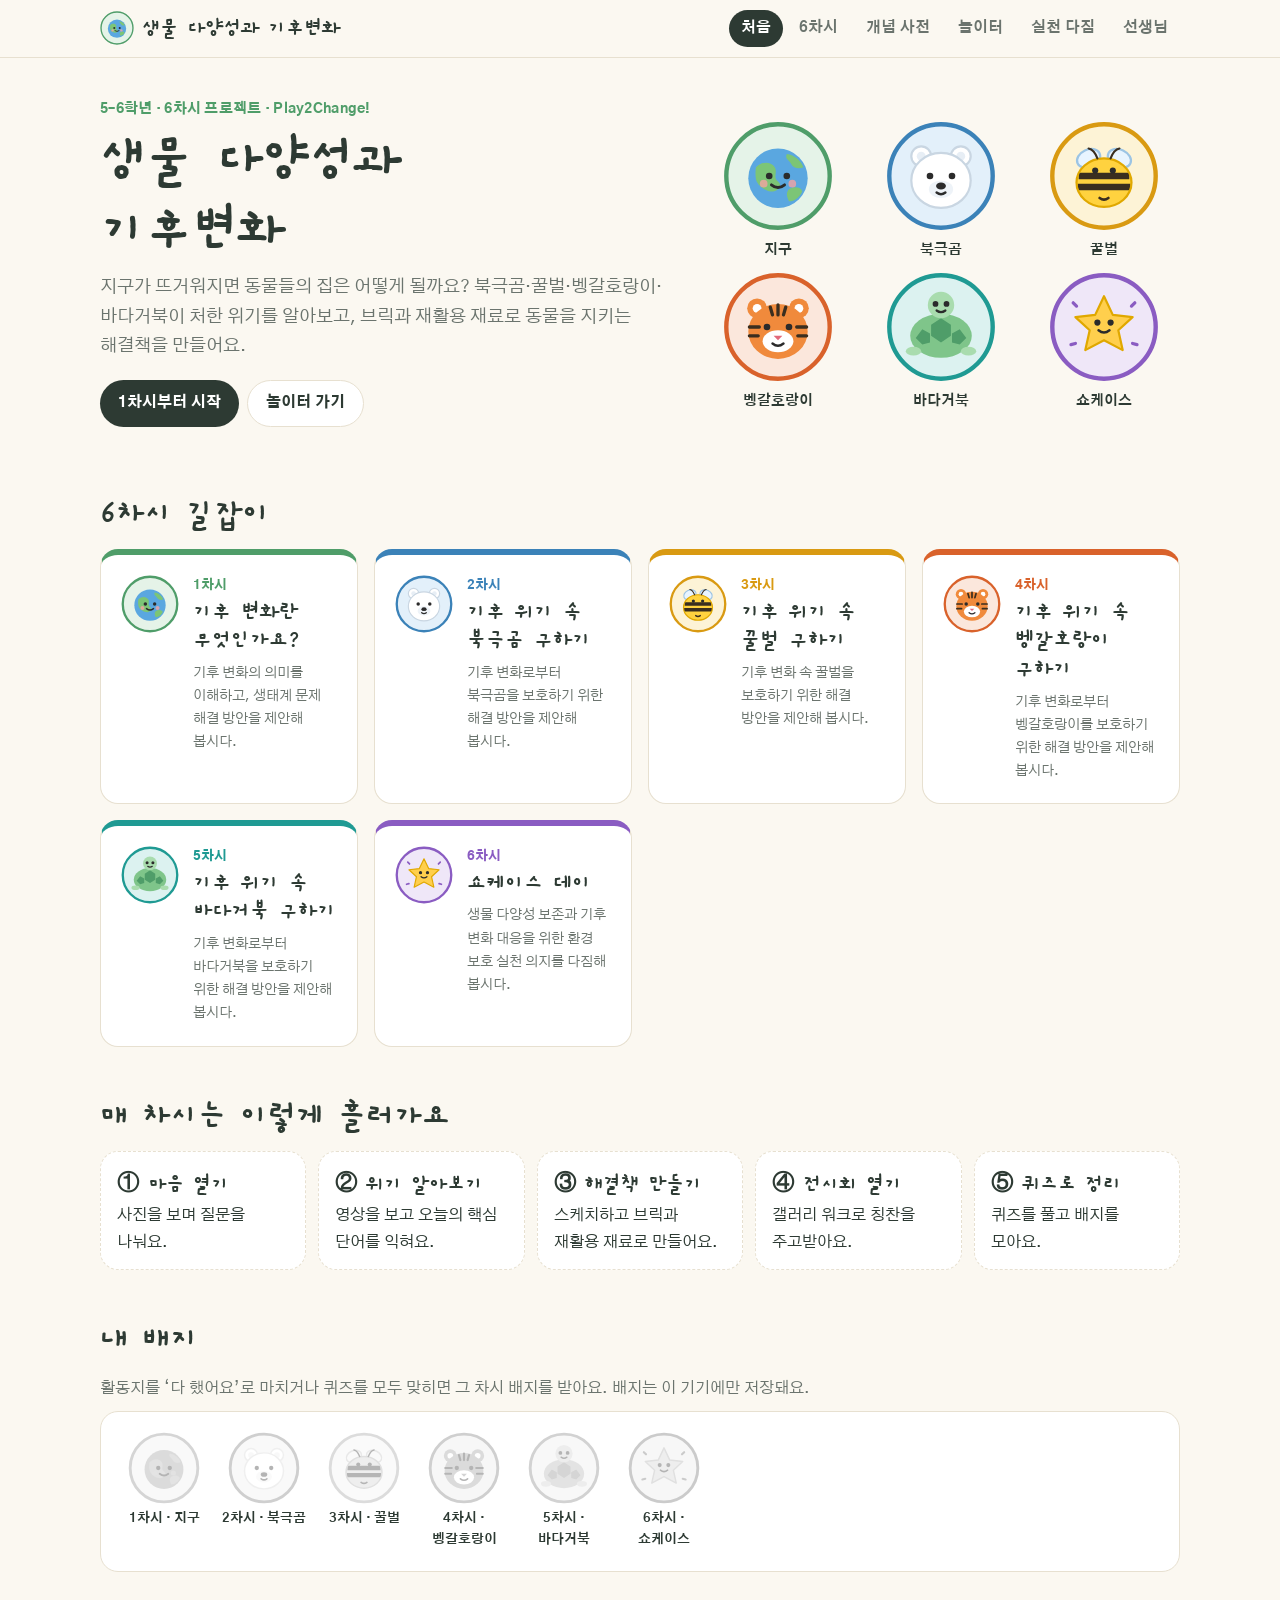
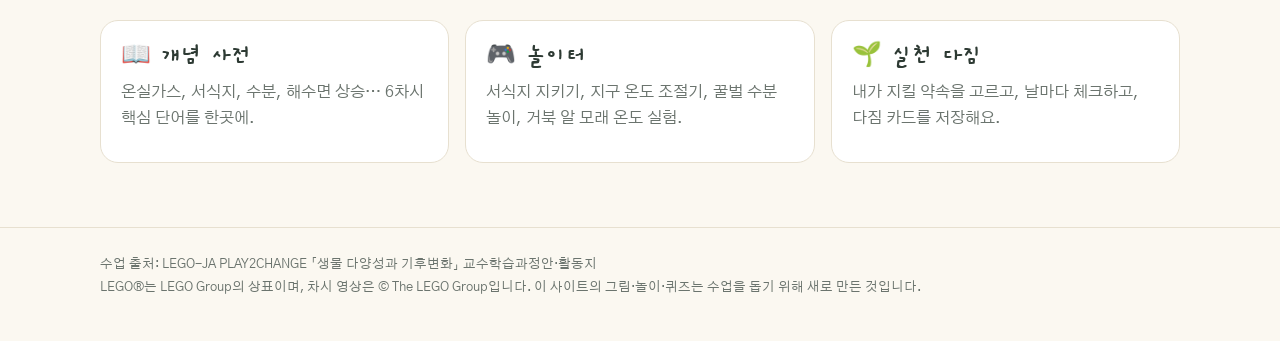
<file: index.html>
<!doctype html>
<html lang="ko">
<head>
<meta charset="utf-8">
<meta name="viewport" content="width=device-width, initial-scale=1">
<title>생물 다양성과 기후변화</title>
<link rel="icon" href="data:image/svg+xml,<svg xmlns='http://www.w3.org/2000/svg' viewBox='0 0 100 100'><circle cx='50' cy='50' r='46' fill='%235aa7e0'/><path d='M28 42c6-6 14-5 17 0s-2 9 3 13-1 10-7 9-12-6-13-11z' fill='%237cc576'/></svg>">
<link rel="preconnect" href="https://fonts.googleapis.com"><link rel="preconnect" href="https://fonts.gstatic.com" crossorigin>
<link rel="stylesheet" href="https://fonts.googleapis.com/css2?family=Gaegu:wght@400;700&family=Gothic+A1:wght@400;500;700;800&display=swap">
<link rel="stylesheet" href="assets/css/style.css">
</head>
<body>
<main class="wrap">
  <section class="hero">
    <div>
      <p class="kicker">5–6학년 · 6차시 프로젝트 · Play2Change!</p>
      <h1>생물 다양성과<br>기후변화</h1>
      <p class="lead">지구가 뜨거워지면 동물들의 집은 어떻게 될까요? 북극곰·꿀벌·벵갈호랑이·바다거북이 처한 위기를 알아보고, 브릭과 재활용 재료로 동물을 지키는 해결책을 만들어요.</p>
      <p style="margin-top:18px;display:flex;gap:8px;flex-wrap:wrap">
        <a class="btn" href="lesson.html?l=1">1차시부터 시작</a>
        <a class="btn line" href="play.html">놀이터 가기</a>
      </p>
    </div>
    <div class="hero-faces" id="faces"></div>
  </section>

  <section class="sec">
    <h2>6차시 길잡이</h2>
    <div class="grid g3" id="cards"></div>
  </section>

  <section class="sec">
    <h2>매 차시는 이렇게 흘러가요</h2>
    <div class="flow">
      <div><b>① 마음 열기</b>사진을 보며 질문을 나눠요.</div>
      <div><b>② 위기 알아보기</b>영상을 보고 오늘의 핵심 단어를 익혀요.</div>
      <div><b>③ 해결책 만들기</b>스케치하고 브릭과 재활용 재료로 만들어요.</div>
      <div><b>④ 전시회 열기</b>갤러리 워크로 칭찬을 주고받아요.</div>
      <div><b>⑤ 퀴즈로 정리</b>퀴즈를 풀고 배지를 모아요.</div>
    </div>
  </section>

  <section class="sec">
    <h2>내 배지</h2>
    <p class="mute">활동지를 ‘다 했어요’로 마치거나 퀴즈를 모두 맞히면 그 차시 배지를 받아요. 배지는 이 기기에만 저장돼요.</p>
    <div class="card"><div class="badges" id="badges"></div></div>
  </section>

  <section class="sec grid g3">
    <a class="card" style="text-decoration:none" href="words.html"><h3>📖 개념 사전</h3><p class="mute">온실가스, 서식지, 수분, 해수면 상승… 6차시 핵심 단어를 한곳에.</p></a>
    <a class="card" style="text-decoration:none" href="play.html"><h3>🎮 놀이터</h3><p class="mute">서식지 지키기, 지구 온도 조절기, 꿀벌 수분 놀이, 거북 알 모래 온도 실험.</p></a>
    <a class="card" style="text-decoration:none" href="pledge.html"><h3>🌱 실천 다짐</h3><p class="mute">내가 지킬 약속을 고르고, 날마다 체크하고, 다짐 카드를 저장해요.</p></a>
  </section>
</main>
<script src="data/lessons.js"></script>
<script src="assets/js/common.js"></script>
<script>
(function () {
  var D = BC.data, esc = BC.esc, got = BC.badges();
  BC.header("home");
  document.getElementById("faces").innerHTML = D.lessons.map(function (l) {
    return '<a href="lesson.html?l=' + l.no + '">' + BC.face(l, 110) + "<div>" + esc(l.animal) + "</div></a>";
  }).join("");
  document.getElementById("cards").innerHTML = D.lessons.map(function (l) {
    return '<a class="card lesson-card" style="--c:' + l.color + ";--soft:" + l.soft + '" href="lesson.html?l=' + l.no + '">' + BC.face(l, 58) +
      '<div><div class="no">' + l.no + "차시</div><h3>" + esc(l.title) + "</h3><p>" + esc(l.goal) + "</p></div></a>";
  }).join("");
  document.getElementById("badges").innerHTML = D.lessons.map(function (l) {
    return '<div class="b">' + BC.face(l, 72, !got[l.no]) + l.no + "차시 · " + esc(l.animal) + "</div>";
  }).join("");
})();
</script>
</body>
</html>
</file>
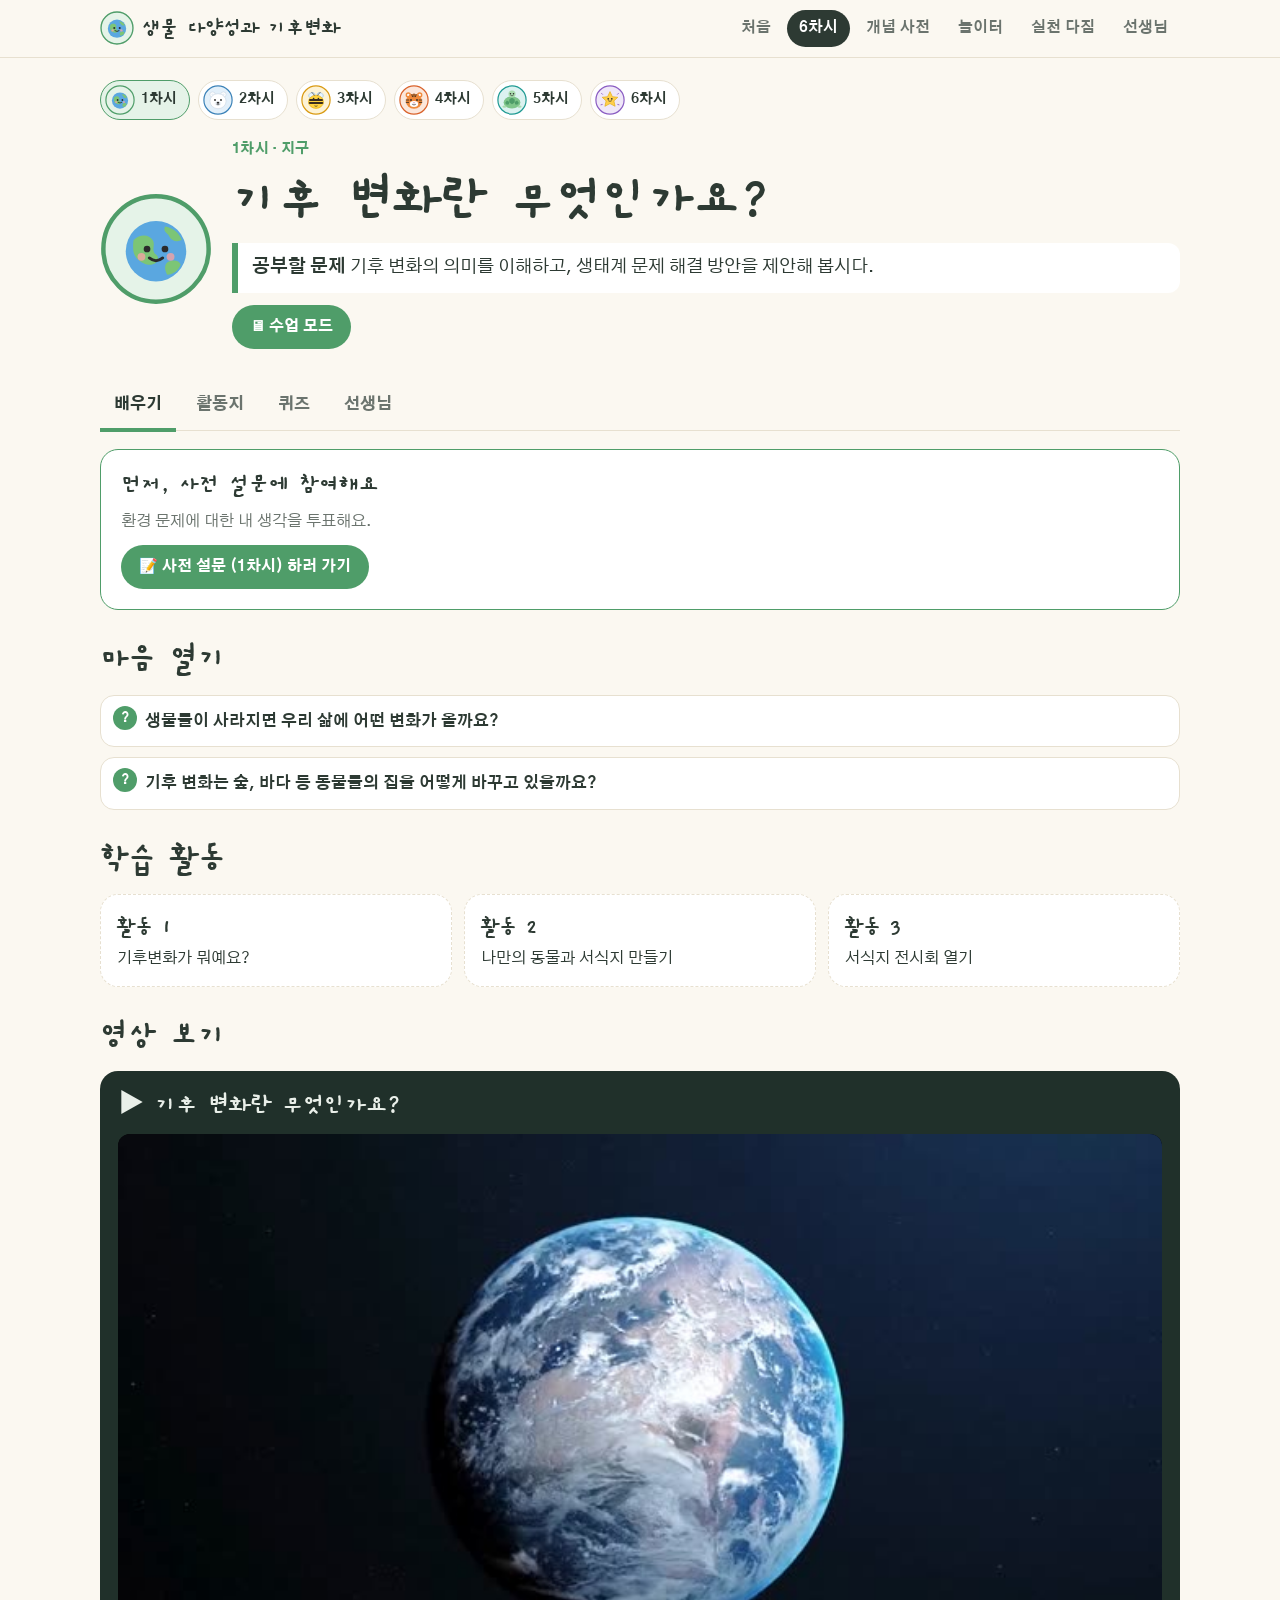
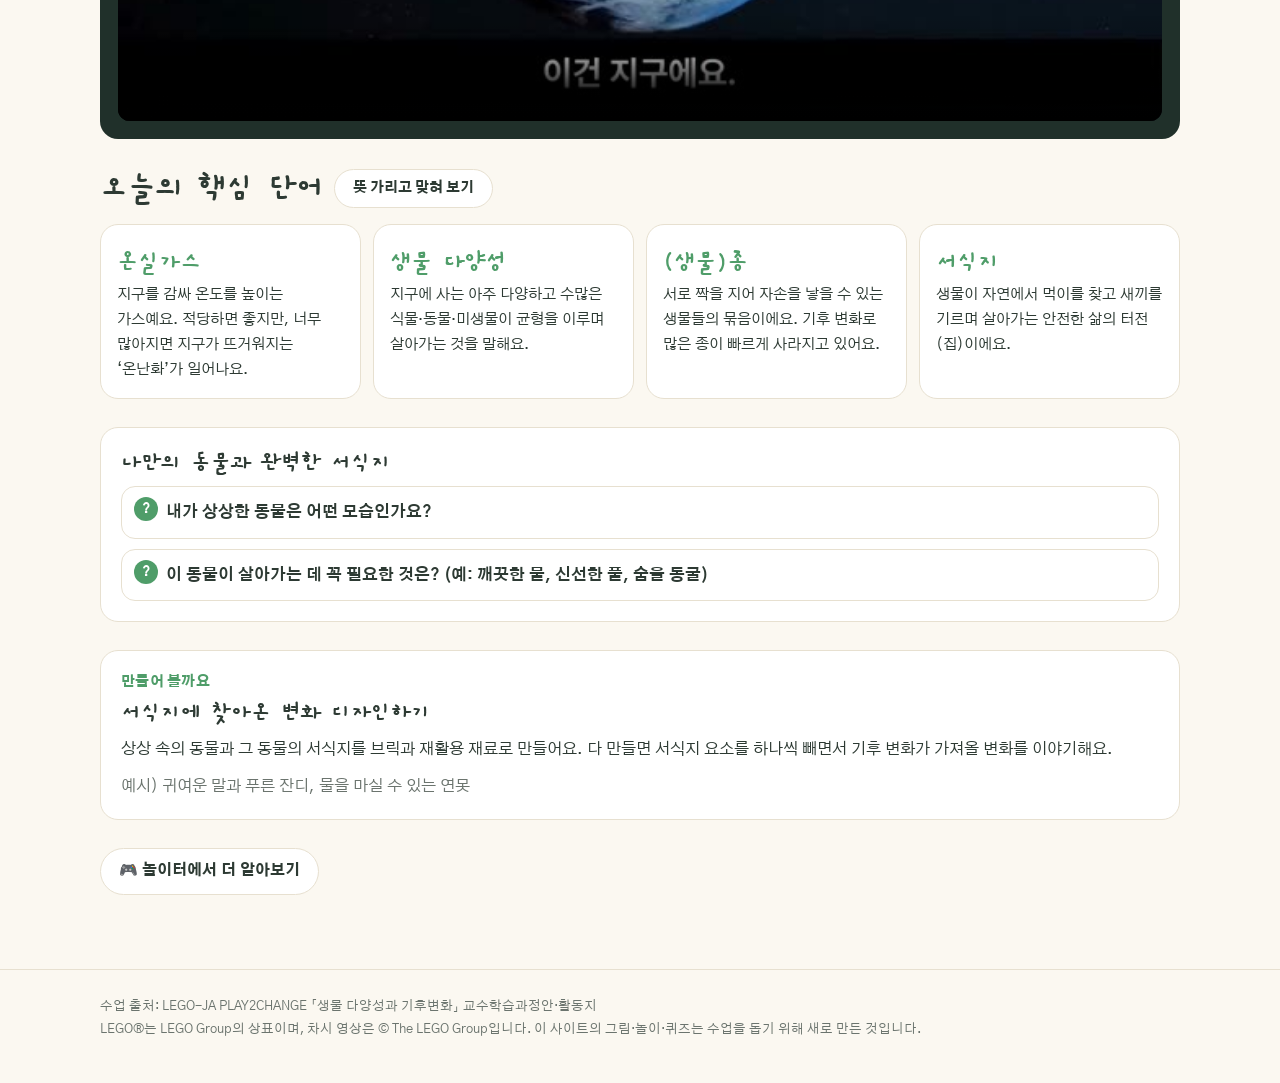
<file: lesson.html>
<!doctype html>
<html lang="ko">
<head>
<meta charset="utf-8">
<meta name="viewport" content="width=device-width, initial-scale=1">
<title>차시 · 생물 다양성과 기후변화</title>
<link rel="icon" href="data:image/svg+xml,<svg xmlns='http://www.w3.org/2000/svg' viewBox='0 0 100 100'><circle cx='50' cy='50' r='46' fill='%235aa7e0'/><path d='M28 42c6-6 14-5 17 0s-2 9 3 13-1 10-7 9-12-6-13-11z' fill='%237cc576'/></svg>">
<link rel="preconnect" href="https://fonts.googleapis.com"><link rel="preconnect" href="https://fonts.gstatic.com" crossorigin>
<link rel="stylesheet" href="https://fonts.googleapis.com/css2?family=Gaegu:wght@400;700&family=Gothic+A1:wght@400;500;700;800&display=swap">
<link rel="stylesheet" href="assets/css/style.css">
</head>
<body>
<main class="wrap" id="app"></main>
<script src="data/lessons.js"></script>
<script src="assets/js/common.js"></script>
<script src="assets/js/draw.js"></script>
<script src="assets/js/lesson.js"></script>
</body>
</html>
</file>
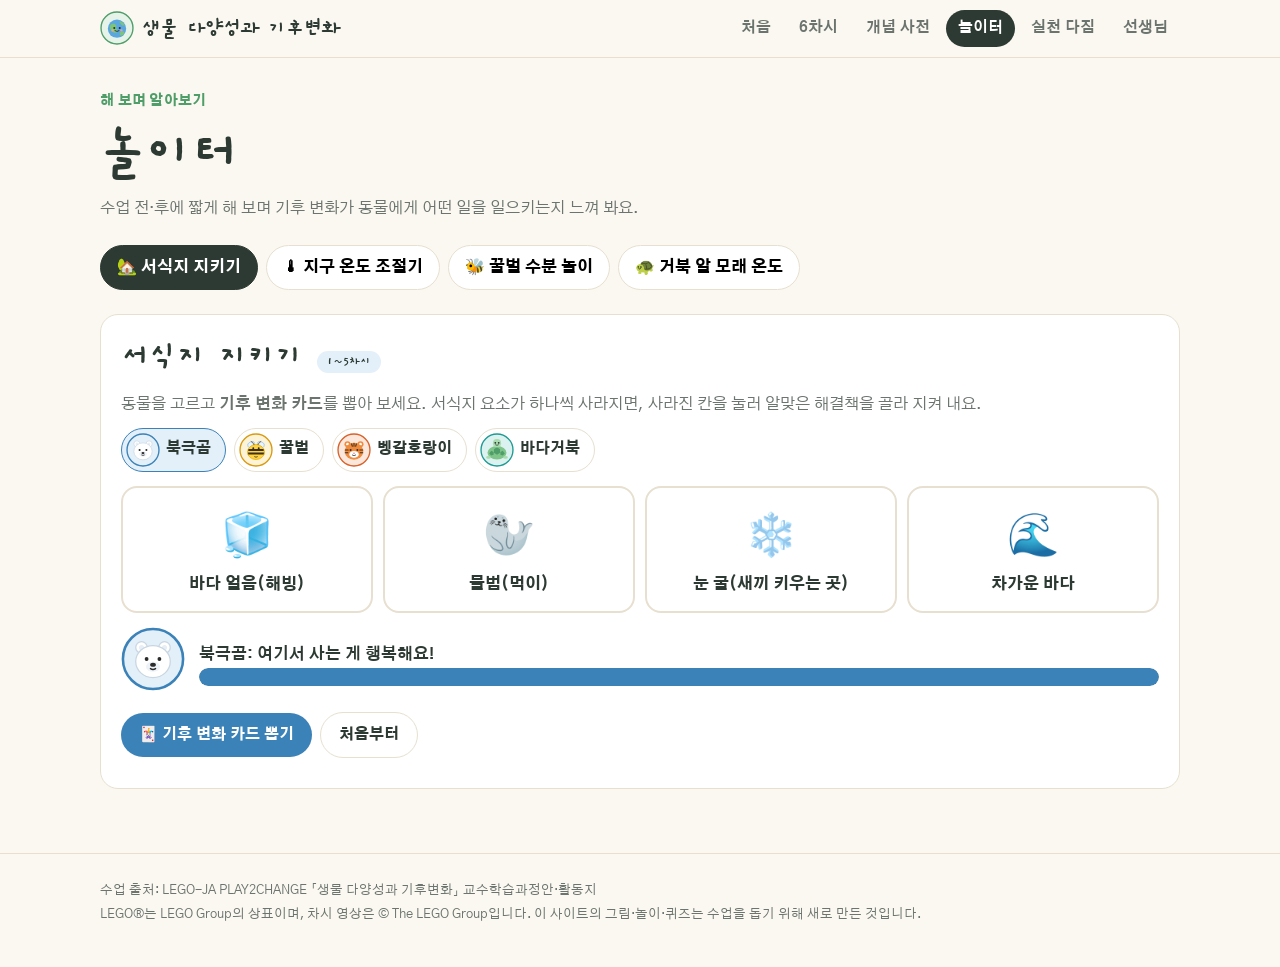
<file: play.html>
<!doctype html>
<html lang="ko">
<head>
<meta charset="utf-8">
<meta name="viewport" content="width=device-width, initial-scale=1">
<title>놀이터 · 생물 다양성과 기후변화</title>
<link rel="icon" href="data:image/svg+xml,<svg xmlns='http://www.w3.org/2000/svg' viewBox='0 0 100 100'><circle cx='50' cy='50' r='46' fill='%235aa7e0'/><path d='M28 42c6-6 14-5 17 0s-2 9 3 13-1 10-7 9-12-6-13-11z' fill='%237cc576'/></svg>">
<link rel="preconnect" href="https://fonts.googleapis.com"><link rel="preconnect" href="https://fonts.gstatic.com" crossorigin>
<link rel="stylesheet" href="https://fonts.googleapis.com/css2?family=Gaegu:wght@400;700&family=Gothic+A1:wght@400;500;700;800&display=swap">
<link rel="stylesheet" href="assets/css/style.css">
<style>
  .gpick { display: flex; flex-wrap: wrap; gap: 8px; margin: 24px 0; }
  .gpick button { border: 1.5px solid var(--line); background: #fff; border-radius: 999px; padding: 8px 16px; font-weight: 800; }
  .gpick button[aria-selected="true"] { background: var(--ink); color: #fff; border-color: var(--ink); }
  .game { display: none; } .game.on { display: block; }
  .row { display: flex; flex-wrap: wrap; gap: 8px; align-items: center; }
  /* 서식지 */
  .tiles { display: grid; grid-template-columns: repeat(auto-fit, minmax(150px, 1fr)); gap: 10px; margin: 14px 0; }
  .tile { border: 2px solid var(--line); border-radius: 16px; background: #fff; padding: 14px; text-align: center; font-weight: 800; transition: .3s; }
  .tile .e { font-size: 42px; display: block; }
  .tile.lost { background: repeating-linear-gradient(45deg, #f4efe4, #f4efe4 8px, #ebe4d4 8px, #ebe4d4 16px); color: var(--mute); cursor: pointer; border-style: dashed; }
  .tile.lost .e { filter: grayscale(1); opacity: .35; }
  .tile.lost::after { content: "눌러서 지키기"; display: block; font-size: 12px; color: #c0563f; margin-top: 4px; }
  .mood { display: flex; align-items: center; gap: 14px; }
  .meter { flex: 1; height: 18px; background: #eee6d6; border-radius: 999px; overflow: hidden; }
  .meter i { display: block; height: 100%; background: var(--c); transition: .4s; border-radius: 999px; }
  .event { background: #fff4e5; border: 1.5px solid #f2c98f; border-radius: 14px; padding: 12px 14px; margin: 10px 0; font-weight: 700; }
  .fix { display: grid; gap: 8px; margin-top: 10px; }
  .fix button { text-align: left; border: 1.5px solid var(--line); background: #fff; border-radius: 12px; padding: 10px 12px; font-weight: 700; }
  /* 온도 */
  .thermo { display: grid; grid-template-columns: 220px 1fr; gap: 20px; align-items: center; }
  @media (max-width: 640px) { .thermo { grid-template-columns: 1fr; } }
  input[type=range] { width: 100%; accent-color: var(--c); height: 28px; }
  .fx { display: grid; gap: 8px; }
  .fx div { display: flex; gap: 10px; align-items: center; background: #fff; border: 1.5px solid var(--line); border-radius: 12px; padding: 10px 12px; transition: .3s; }
  .fx div.off { opacity: .35; }
  /* 꿀벌 */
  .garden { position: relative; background: linear-gradient(#cfe9f7, #e9f6e2 55%, #cfe7b8); border-radius: 18px; height: 360px; overflow: hidden; border: 1.5px solid var(--line); user-select: none; }
  .flower { position: absolute; font-size: 38px; cursor: pointer; transform: translate(-50%, -50%); transition: transform .2s, filter .6s; line-height: 1; }
  .flower:hover { transform: translate(-50%, -50%) scale(1.15); }
  .flower.wilt { filter: grayscale(1) brightness(.8); transform: translate(-50%, -50%) rotate(25deg); cursor: default; }
  .flower .tag { position: absolute; left: 50%; top: -14px; transform: translateX(-50%); font-size: 13px; }
  .beeg { position: absolute; font-size: 34px; transition: left .35s, top .35s; transform: translate(-50%, -50%); pointer-events: none; z-index: 2; }
  .hud { display: flex; gap: 16px; flex-wrap: wrap; font-weight: 800; margin: 10px 0; }
  /* 거북 */
  .nest { display: grid; grid-template-columns: repeat(10, minmax(0, 52px)); gap: 6px; margin: 14px 0; }
  .nest span { aspect-ratio: 1; border-radius: 50%; display: grid; place-items: center; font-size: 13px; font-weight: 800; color: #fff; transition: .3s; }
  .legend span { display: inline-flex; align-items: center; gap: 6px; margin-right: 14px; font-weight: 700; font-size: 14px; }
  .legend i { width: 14px; height: 14px; border-radius: 50%; display: inline-block; }
</style>
</head>
<body>
<main class="wrap">
  <div style="margin:32px 0 0">
    <p class="kicker">해 보며 알아보기</p>
    <h1>놀이터</h1>
    <p class="mute">수업 전·후에 짧게 해 보며 기후 변화가 동물에게 어떤 일을 일으키는지 느껴 봐요.</p>
  </div>
  <div class="gpick" role="tablist">
    <button data-g="habitat">🏡 서식지 지키기</button>
    <button data-g="thermo">🌡 지구 온도 조절기</button>
    <button data-g="bee">🐝 꿀벌 수분 놀이</button>
    <button data-g="turtle">🐢 거북 알 모래 온도</button>
  </div>

  <!-- 서식지 지키기 -->
  <section class="game card" id="g-habitat">
    <h2>서식지 지키기 <span class="chip">1~5차시</span></h2>
    <p class="mute">동물을 고르고 <b>기후 변화 카드</b>를 뽑아 보세요. 서식지 요소가 하나씩 사라지면, 사라진 칸을 눌러 알맞은 해결책을 골라 지켜 내요.</p>
    <div class="row" id="h-animals"></div>
    <div class="tiles" id="h-tiles"></div>
    <div class="mood"><div id="h-face"></div><div style="flex:1"><b id="h-say"></b><div class="meter"><i id="h-meter"></i></div></div></div>
    <div id="h-event"></div>
    <p class="row" style="margin-top:12px"><button class="btn c" id="h-draw">🃏 기후 변화 카드 뽑기</button><button class="btn line" id="h-reset">처음부터</button></p>
  </section>

  <!-- 지구 온도 조절기 -->
  <section class="game card" id="g-thermo">
    <h2>지구 온도 조절기 <span class="chip">1~2차시</span></h2>
    <p class="mute">온실가스를 늘리거나 줄여 보세요. 지구가 뜨거워질수록 어떤 일이 생기는지 살펴봐요.</p>
    <div class="thermo">
      <div style="text-align:center"><svg id="t-earth" viewBox="0 0 200 200" width="200" height="200"></svg><div class="hand" style="font-size:30px" id="t-temp"></div></div>
      <div>
        <label><b>온실가스 양</b> <span id="t-lv" class="chip"></span><input type="range" id="t-gas" min="0" max="4" step="1" value="1"></label>
        <div class="row mute" style="justify-content:space-between;font-size:13px;margin-bottom:10px"><span>적게</span><span>많이</span></div>
        <div class="fx" id="t-fx"></div>
        <p class="mute" style="font-size:13px;margin-top:10px">※ 이해를 돕기 위해 단순하게 나타낸 놀이예요. 실제 변화는 지역마다 다르게 나타나요.</p>
      </div>
    </div>
  </section>

  <!-- 꿀벌 -->
  <section class="game card" id="g-bee">
    <h2>꿀벌 수분 놀이 <span class="chip">3차시</span></h2>
    <p class="mute">꽃을 눌러 꽃가루를 묻히고, <b>같은 종류의 다른 꽃</b>을 누르면 수분이 되어 열매가 열려요. <b>폭염</b>을 켜면 꽃이 빨리 시들어요. 30초 동안 열매를 몇 개 맺게 할 수 있을까요?</p>
    <div class="hud"><span>⏱ <span id="b-time">30</span>초</span><span>🍎 열매 <span id="b-fruit">0</span>개</span><span>🌼 꽃가루: <span id="b-carry">없음</span></span></div>
    <div class="garden" id="b-garden"><span class="beeg" id="b-bee" style="left:50%;top:50%">🐝</span></div>
    <p class="row" style="margin-top:12px"><button class="btn c" id="b-start">▶ 시작</button><label class="picks"><label><input type="checkbox" id="b-heat"> 🔥 폭염과 가뭄</label></label></p>
    <div id="b-result"></div>
  </section>

  <!-- 거북 -->
  <section class="game card" id="g-turtle">
    <h2>거북 알 모래 온도 실험 <span class="chip">5차시</span></h2>
    <p class="mute">바다거북은 알이 묻힌 모래의 온도에 따라 암컷과 수컷이 정해져요. 모래 온도를 바꾸고 그늘막을 세워 보세요.</p>
    <label><b>모래 온도</b> <span class="chip" id="u-t"></span><input type="range" id="u-temp" min="26" max="34" step="0.5" value="29"></label>
    <p class="picks" style="margin:8px 0"><label><input type="checkbox" id="u-shade"> ⛱ 그늘막 세우기 (모래 온도를 약 2도 낮춰요)</label></p>
    <div class="nest" id="u-nest"></div>
    <p class="legend"><span><i style="background:#e2687a"></i>암컷</span><span><i style="background:#3b82b8"></i>수컷</span><span><i style="background:#b9b1a2"></i>깨어나지 못한 알</span></p>
    <p id="u-say" style="font-weight:800"></p>
    <p class="mute" style="font-size:13px">※ 약 29℃에서 암수가 반반쯤 태어나고, 따뜻할수록 암컷이 많아진다고 알려져 있어요. 종과 지역에 따라 조금씩 달라요.</p>
  </section>
</main>
<script src="data/lessons.js"></script>
<script src="assets/js/common.js"></script>
<script src="assets/js/play.js"></script>
</body>
</html>
</file>
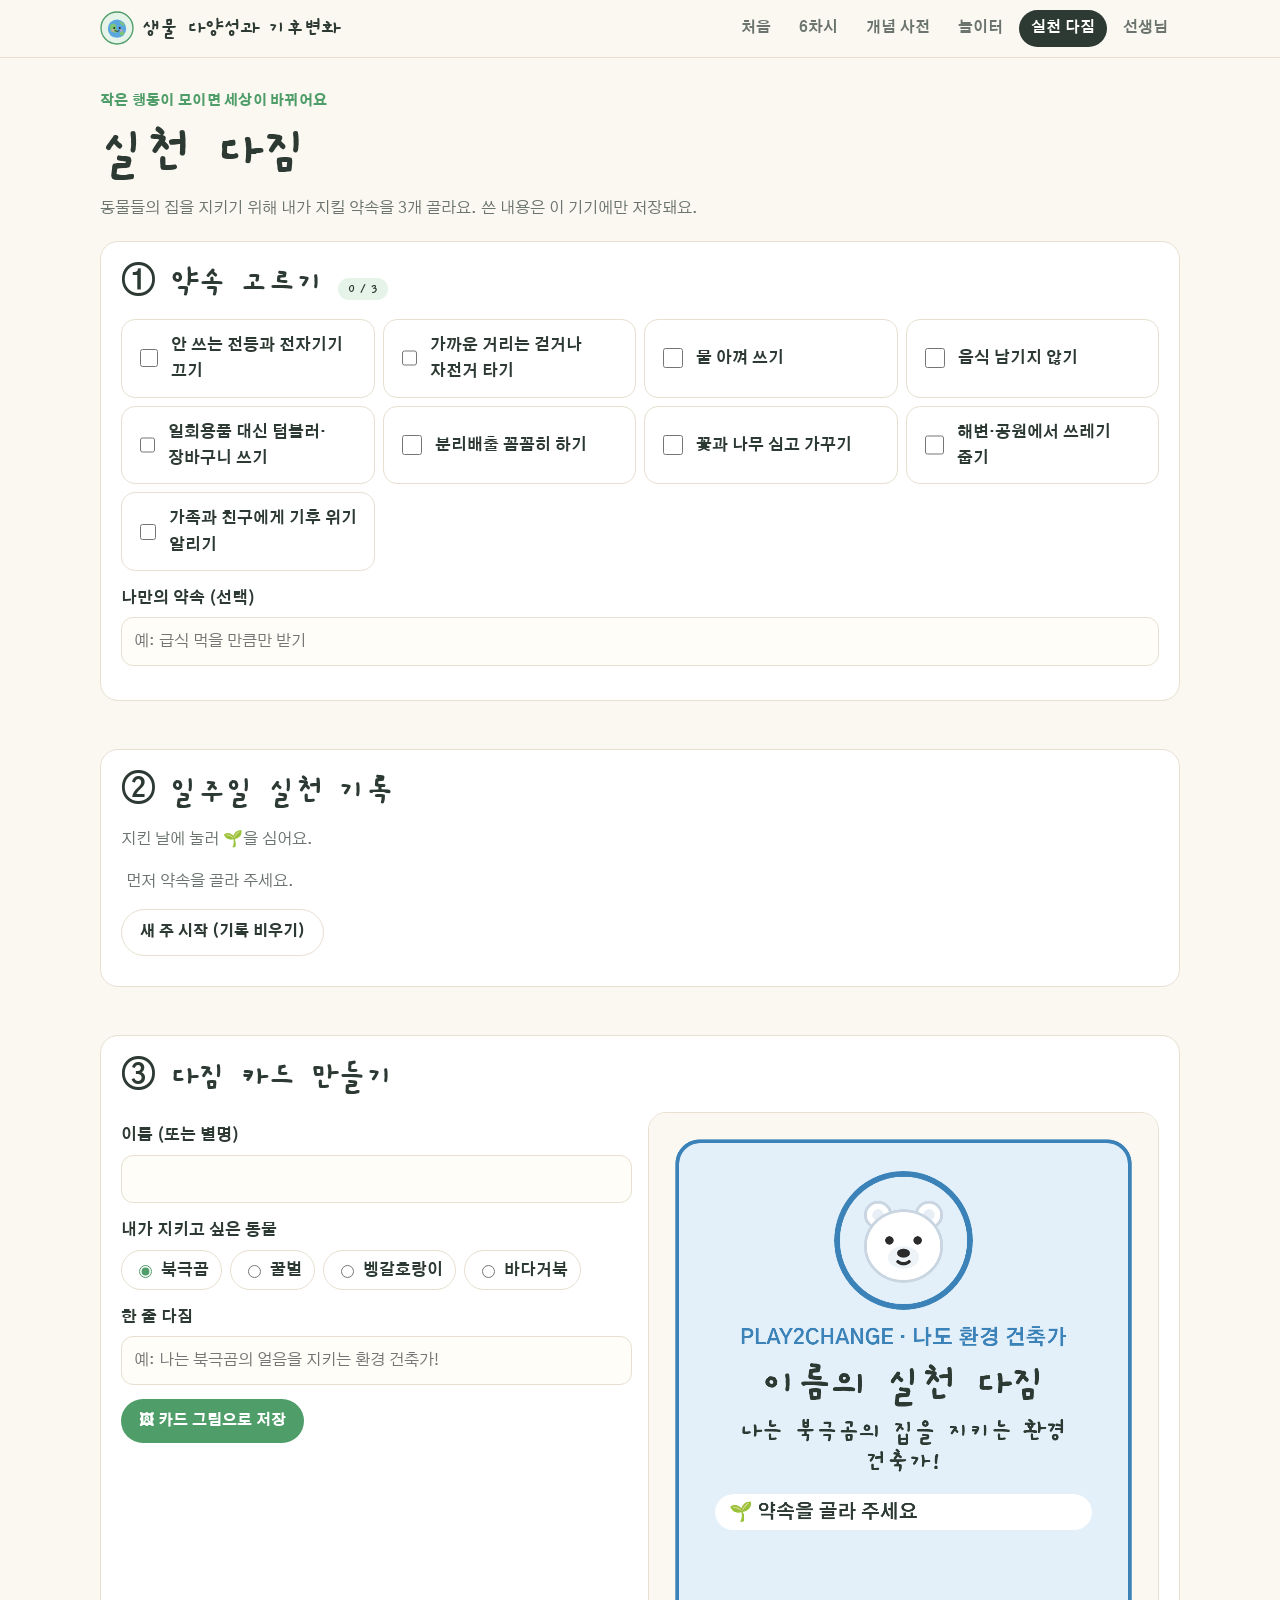
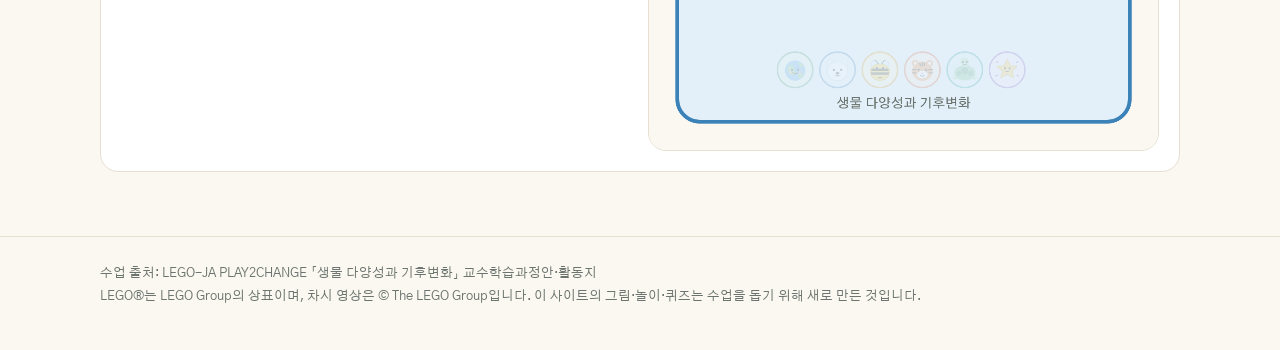
<file: pledge.html>
<!doctype html>
<html lang="ko">
<head>
<meta charset="utf-8">
<meta name="viewport" content="width=device-width, initial-scale=1">
<title>실천 다짐 · 생물 다양성과 기후변화</title>
<link rel="icon" href="data:image/svg+xml,<svg xmlns='http://www.w3.org/2000/svg' viewBox='0 0 100 100'><circle cx='50' cy='50' r='46' fill='%235aa7e0'/><path d='M28 42c6-6 14-5 17 0s-2 9 3 13-1 10-7 9-12-6-13-11z' fill='%237cc576'/></svg>">
<link rel="preconnect" href="https://fonts.googleapis.com"><link rel="preconnect" href="https://fonts.gstatic.com" crossorigin>
<link rel="stylesheet" href="https://fonts.googleapis.com/css2?family=Gaegu:wght@400;700&family=Gothic+A1:wght@400;500;700;800&display=swap">
<link rel="stylesheet" href="assets/css/style.css">
<style>
  .plist { display: grid; gap: 8px; grid-template-columns: repeat(auto-fit, minmax(240px, 1fr)); }
  .plist label { display: flex; gap: 10px; align-items: center; background: #fff; border: 1.5px solid var(--line); border-radius: 14px; padding: 12px 14px; font-weight: 700; cursor: pointer; }
  .plist label:has(input:checked) { border-color: var(--c); background: var(--soft); }
  .plist input { width: 20px; height: 20px; accent-color: var(--c); }
  table.week { border-collapse: separate; border-spacing: 4px; width: 100%; }
  table.week th { font-size: 13px; color: var(--mute); font-weight: 800; }
  table.week td.p { font-weight: 700; font-size: 14px; padding-right: 8px; }
  table.week button { width: 100%; min-width: 34px; aspect-ratio: 1; border: 1.5px solid var(--line); background: #fff; border-radius: 10px; font-size: 18px; }
  table.week button.on { background: var(--soft); border-color: var(--c); }
  #cardcv { width: 100%; max-width: 560px; border-radius: 18px; border: 1.5px solid var(--line); display: block; }
</style>
</head>
<body>
<main class="wrap">
  <div style="margin:32px 0 12px">
    <p class="kicker">작은 행동이 모이면 세상이 바뀌어요</p>
    <h1>실천 다짐</h1>
    <p class="mute">동물들의 집을 지키기 위해 내가 지킬 약속을 3개 골라요. 쓴 내용은 이 기기에만 저장돼요.</p>
  </div>

  <section class="card" style="margin-top:20px">
    <h2>① 약속 고르기 <span class="chip" id="cnt"></span></h2>
    <div class="plist" id="plist"></div>
    <label class="field" style="margin-top:14px"><span>나만의 약속 (선택)</span><input type="text" id="mine" placeholder="예: 급식 먹을 만큼만 받기"></label>
  </section>

  <section class="card sec">
    <h2>② 일주일 실천 기록</h2>
    <p class="mute">지킨 날에 눌러 🌱을 심어요.</p>
    <div class="tscroll"><table class="week" id="week"></table></div>
    <p style="margin-top:10px"><button class="btn line" id="clearweek">새 주 시작 (기록 비우기)</button></p>
  </section>

  <section class="card sec">
    <h2>③ 다짐 카드 만들기</h2>
    <div class="grid g2" style="align-items:start">
      <div>
        <label class="field"><span>이름 (또는 별명)</span><input type="text" id="nm"></label>
        <label class="field"><span>내가 지키고 싶은 동물</span>
          <div class="picks" id="ani"></div></label>
        <label class="field"><span>한 줄 다짐</span><input type="text" id="line" placeholder="예: 나는 북극곰의 얼음을 지키는 환경 건축가!"></label>
        <p class="row" style="display:flex;gap:8px;flex-wrap:wrap"><button class="btn c" id="save">🖼 카드 그림으로 저장</button></p>
      </div>
      <canvas id="cardcv" width="1080" height="1350"></canvas>
    </div>
  </section>
</main>
<script src="data/lessons.js"></script>
<script src="assets/js/common.js"></script>
<script src="assets/js/pledge.js"></script>
</body>
</html>
</file>
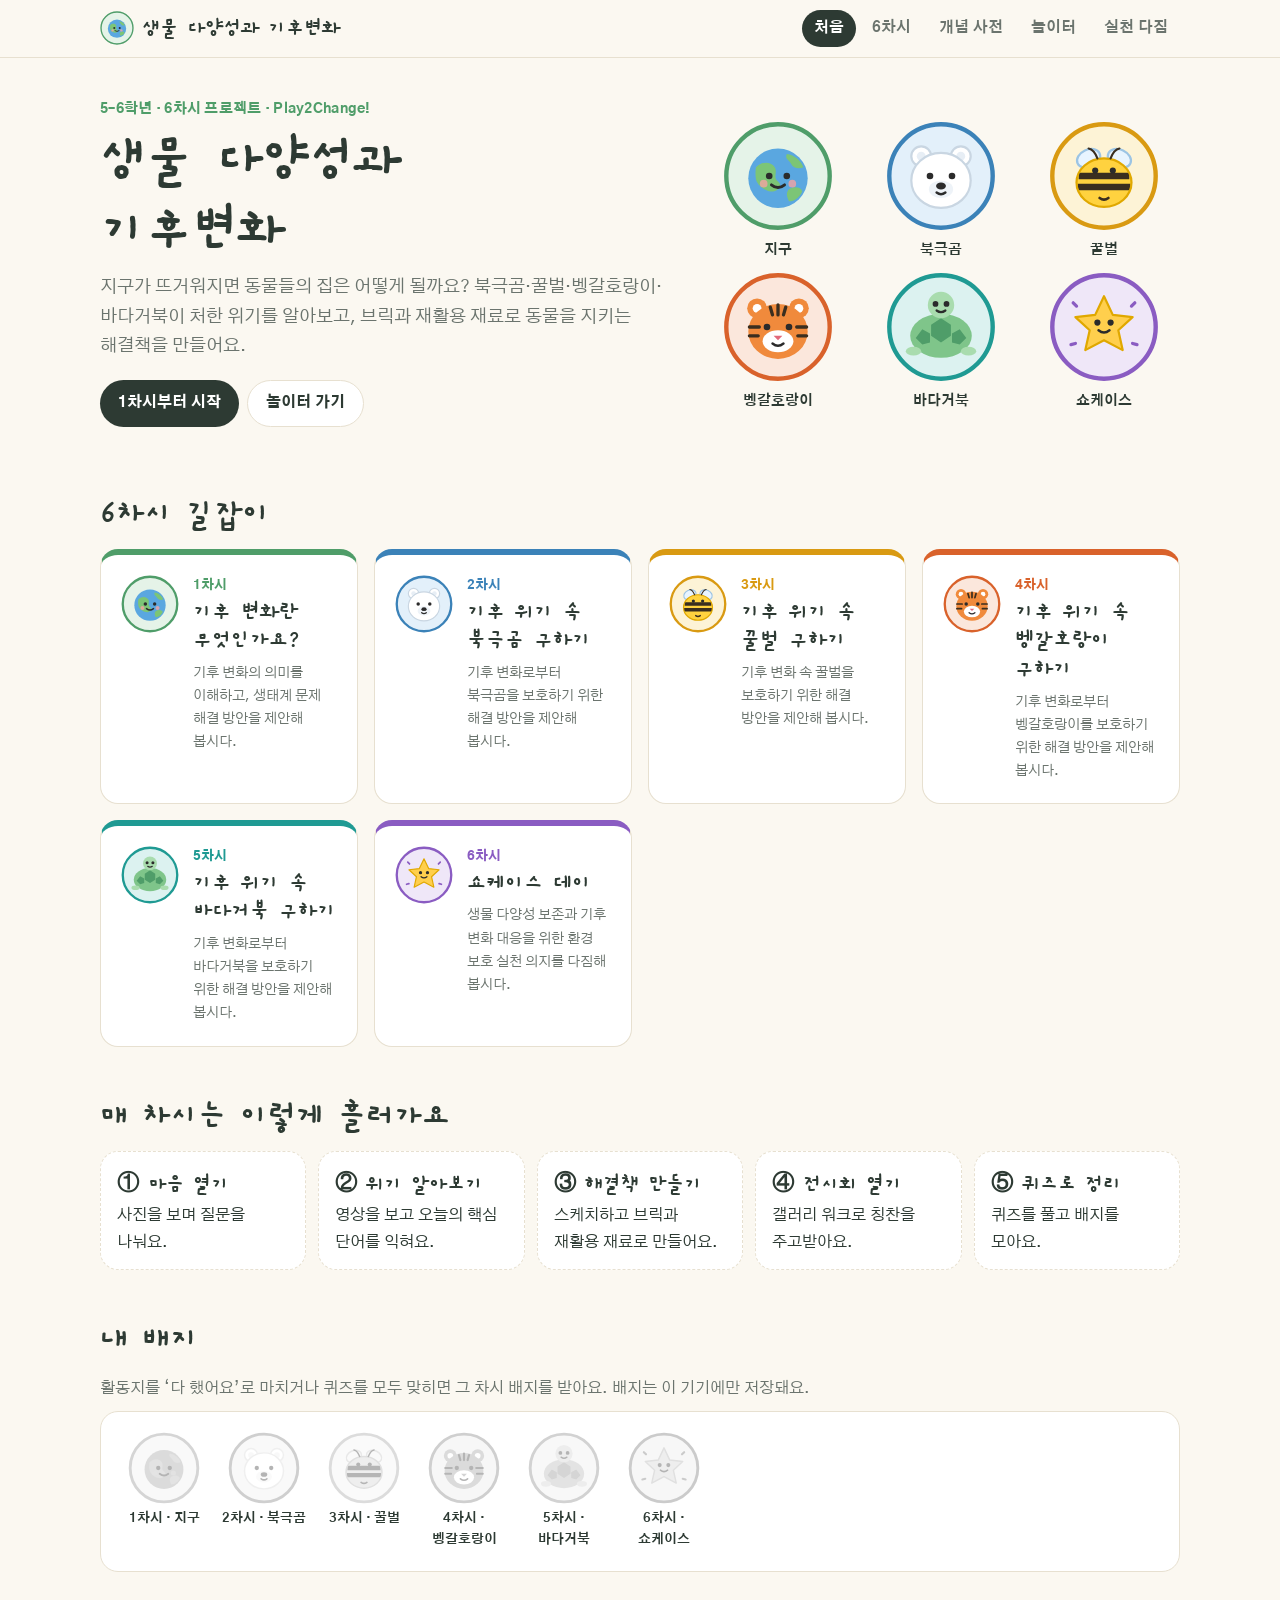
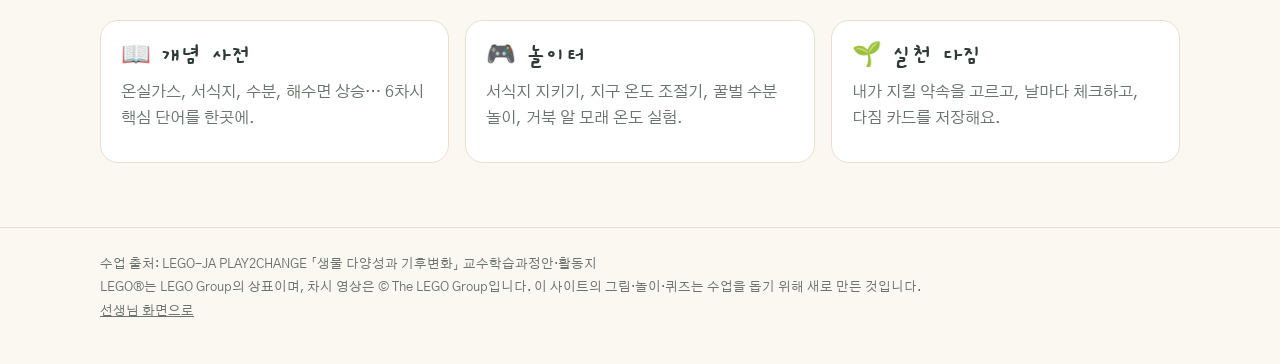
<file: s.html>
<!doctype html>
<html lang="ko">
<head>
<meta charset="utf-8">
<meta name="viewport" content="width=device-width, initial-scale=1">
<title>생물 다양성과 기후변화 · 학생</title>
</head>
<body>
<p style="font-family:sans-serif;text-align:center;margin-top:40vh">학생 화면으로 이동하는 중…</p>
<script>
/* 학생 전용 입구: 이 기기를 학생 모드로 기억하고 첫 화면(또는 ?l=차시)으로 보냄 */
try { localStorage.setItem("biocl:mode", JSON.stringify("student")); } catch (e) {}
var l = new URLSearchParams(location.search).get("l");
location.replace(l ? "lesson.html?l=" + encodeURIComponent(l) : "./");
</script>
</body>
</html>
</file>
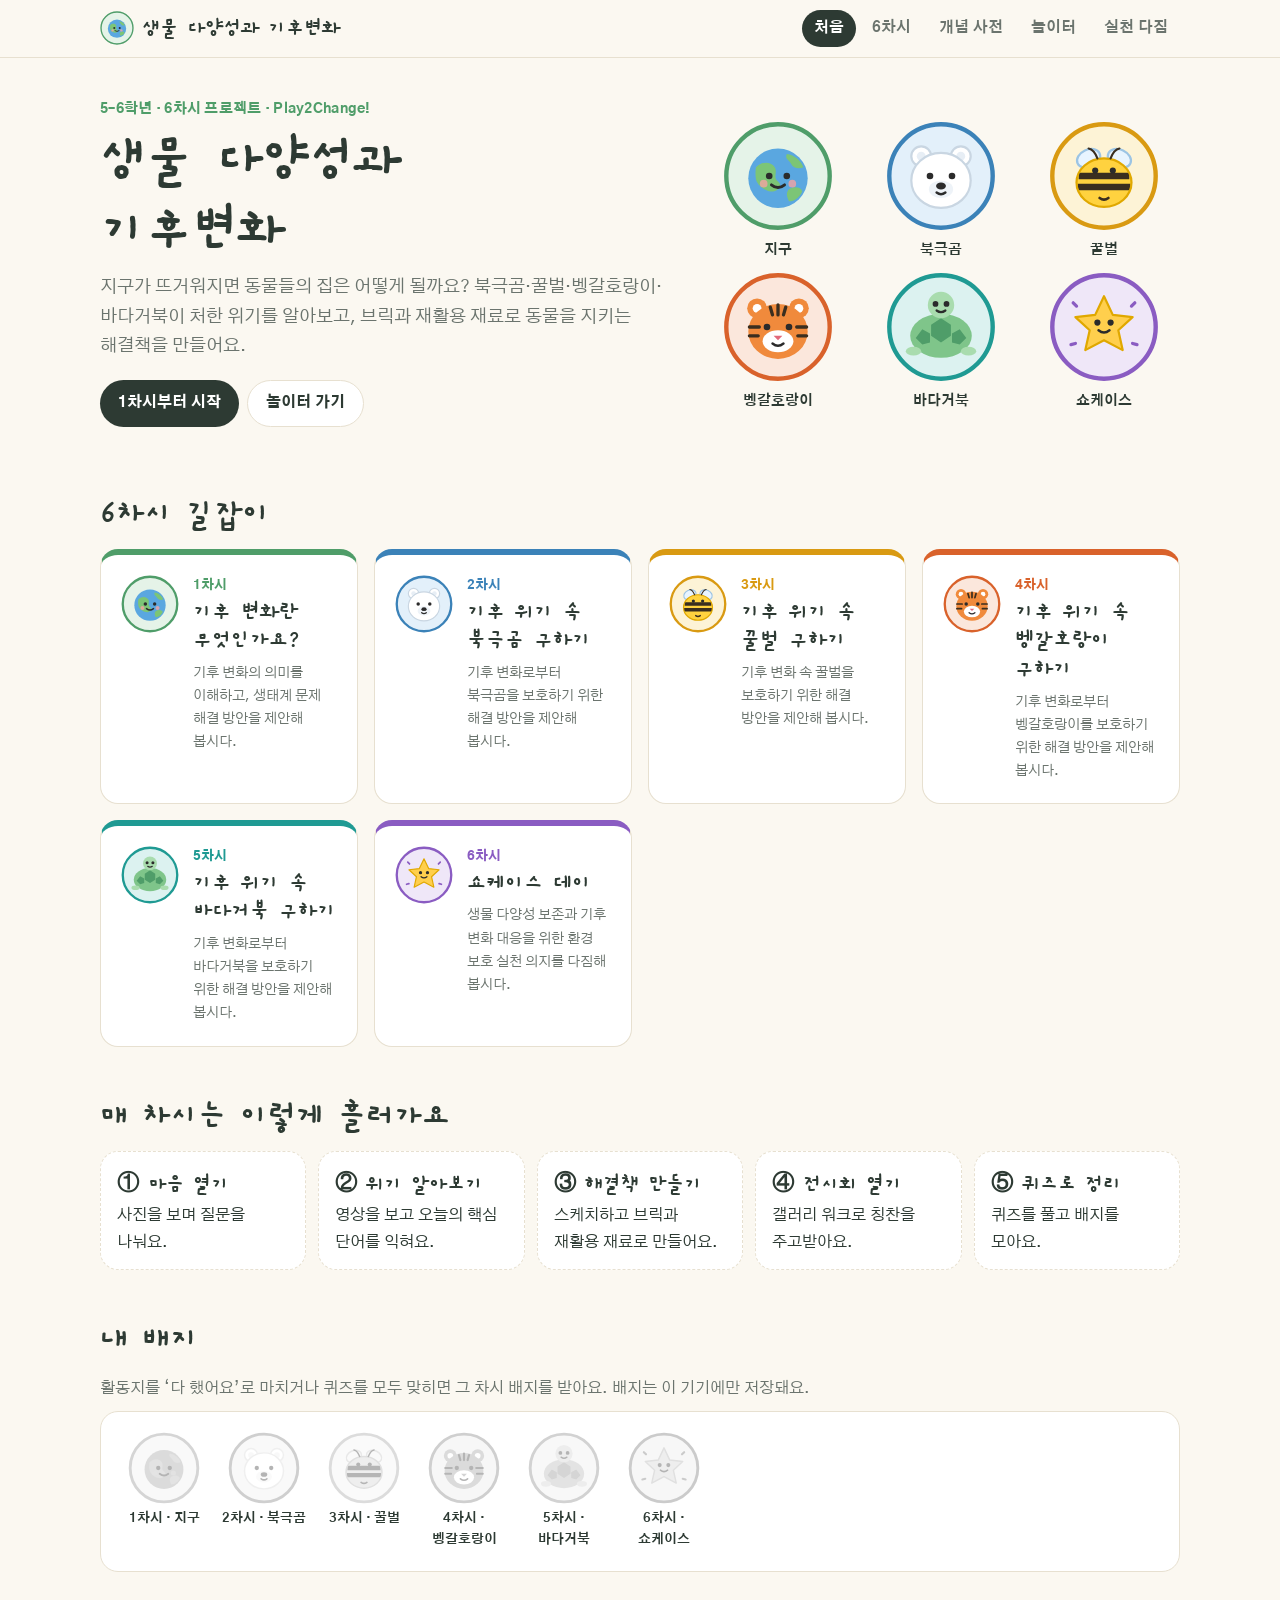
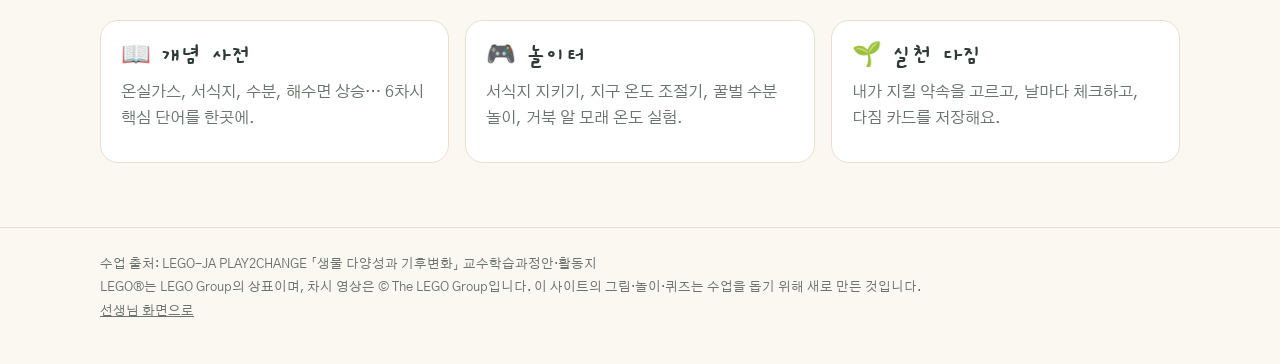
<file: teacher.html>
<!doctype html>
<html lang="ko">
<head>
<meta charset="utf-8">
<meta name="viewport" content="width=device-width, initial-scale=1">
<title>선생님 · 생물 다양성과 기후변화</title>
<link rel="icon" href="data:image/svg+xml,<svg xmlns='http://www.w3.org/2000/svg' viewBox='0 0 100 100'><circle cx='50' cy='50' r='46' fill='%235aa7e0'/><path d='M28 42c6-6 14-5 17 0s-2 9 3 13-1 10-7 9-12-6-13-11z' fill='%237cc576'/></svg>">
<link rel="preconnect" href="https://fonts.googleapis.com"><link rel="preconnect" href="https://fonts.gstatic.com" crossorigin>
<link rel="stylesheet" href="https://fonts.googleapis.com/css2?family=Gaegu:wght@400;700&family=Gothic+A1:wght@400;500;700;800&display=swap">
<link rel="stylesheet" href="assets/css/style.css">
</head>
<body>
<main class="wrap" id="app"></main>
<script src="data/lessons.js"></script>
<script src="assets/js/common.js"></script>
<script>
(function () {
  var D = BC.data, esc = BC.esc;
  if (BC.student) { location.replace("./"); return; }
  BC.header("teacher");
  var h = '<div style="margin:32px 0 12px"><p class="kicker">수업 운영 안내</p><h1>선생님 화면</h1>' +
    '<p class="mute">' + esc(D.grade) + " · 6차시 · 관련 교과 " + esc(D.subjects) + " · 놀이를 통한 변화(Play2Change)</p>" +
    '<p style="margin-top:12px"><a class="btn c" href="qr.html">📱 학생 전용 주소 · QR</a></p></div>';

  h += '<section class="card"><h2>이 프로젝트는요</h2>' +
    "<p>학생들이 기후 변화와 생물 다양성의 관계를 막연한 먼 미래의 일이 아니라 <b>동물의 삶에 직접 영향을 주는 문제</b>로 느끼도록, 북극곰·꿀벌·벵갈호랑이·바다거북의 사례를 차례로 탐구해요. 차시마다 디자인 싱킹으로 해결책을 구상하고, LEGO Bricks와 재활용 재료로 직접 만들고, 전시회로 나눠요.</p>" +
    "<p style=\"margin:0\">목표는 ‘나의 아이디어와 행동이 세상을 바꿀 수 있다’는 <b>자기 효능감</b>과 일상 속 <b>탄소중립 실천 의지</b>예요.</p></section>";

  h += '<section class="sec"><h2>6차시 한눈에 보기</h2><div class="tscroll"><table class="t"><tr><th>차시</th><th>주제</th><th>핵심 단어</th><th>만들기 활동</th><th>수업</th></tr>' +
    D.lessons.map(function (l) {
      return '<tr><td><a href="lesson.html?l=' + l.no + '#teacher">' + l.no + "차시</a></td><td><b>" + esc(l.title) + "</b></td><td>" + l.terms.map(function (t) { return esc(t.w); }).join(", ") + "</td><td>" + esc(l.make.title) + '<br><span class="mute">예) ' + esc(l.make.ex) + '</span></td><td style="white-space:nowrap"><a class="btn c" style="padding:6px 12px;font-size:14px;--c:' + l.color + '" href="lesson.html?l=' + l.no + '&present=1">🖥 수업 모드</a></td></tr>';
    }).join("") + "</table></div></section>";

  h += '<section class="sec grid g2">' +
    '<div class="card"><h3>성취기준</h3>' + D.standards.map(function (s) { return "<p><b>" + esc(s.code) + "</b> " + esc(s.text) + "</p>"; }).join("") + "</div>" +
    '<div class="card"><h3>지도할 때 유의점</h3><ul style="margin:0;padding-left:20px">' + D.cautions.map(function (c) { return "<li>" + esc(c) + "</li>"; }).join("") + "</ul></div></section>";

  h += '<section class="sec card"><h2>사이트로 수업하기</h2><ol style="margin:0;padding-left:20px;display:grid;gap:6px">' +
    "<li><b>수업 모드</b> — 차시 화면의 🖥 수업 모드를 누르면 마음 열기 → 공부할 문제 → 영상 → 핵심 단어 → 만들기(타이머) → 전시회 → 퀴즈 → 성찰 → 다음 차시 순서로 크게 띄워져요. ← → 키로 넘기고, Esc로 닫아요.</li>" +
    "<li><b>영상</b> — 차시 화면과 수업 모드에서 바로 재생돼요.</li>" +
    "<li><b>활동지</b> — 학생이 태블릿으로 차시 화면 → 활동지 탭에서 직접 쓰고 아이디어를 스케치해요. 종이로 쓸 때는 🖨 인쇄를 눌러요.</li>" +
    "<li><b>배지</b> — 활동지 ‘다 했어요’ 또는 퀴즈 만점이면 차시 배지를 받아요. 첫 화면과 다짐 카드에 모여요.</li>" +
    "<li><b>놀이터</b> — 서식지 지키기(1~5차시), 지구 온도 조절기(1~2차시), 꿀벌 수분 놀이(3차시), 거북 알 모래 온도(5차시)를 도입이나 정리에 5분쯤 써요.</li>" +
    "<li><b>실천 다짐</b> — 6차시 마무리에 약속 3개를 고르고 일주일 기록을 시작해요. 다짐 카드는 그림으로 저장해 패들렛에 올릴 수 있어요.</li>" +
    '</ol><p class="mute" style="margin:12px 0 0;font-size:14px">학생이 쓴 내용은 모두 그 기기 브라우저에만 저장되고, 어디로도 보내지 않아요.</p></section>';

  h += '<section class="sec grid g2">' +
    '<div class="card"><h3>준비물</h3><p>LEGO Bricks · 재활용 재료(페트병, 상자, 병뚜껑 등) · 활동지 · 아이디어 카드 · 포스트잇 · 패들렛(온라인 갤러리) · 6차시 편지지와 색연필</p></div>' +
    '<div class="card"><h3>설문</h3><p class="mute" style="font-size:14px">수업 자료(지도안)에 있던 Microsoft Forms 설문이에요. 학생 화면에도 1차시 처음과 6차시 끝에 버튼이 있어요. 응답은 이 설문을 만든 사람의 Forms 계정에 모여요.</p>' + D.surveys.map(function (s) { return '<p><a class="btn line" target="_blank" rel="noopener" href="' + esc(s.url) + '">📝 ' + esc(s.label) + "</a></p>"; }).join("") + "</div></section>";

  h += '<section class="sec card"><h3>수업 PPT</h3><p style="margin:0">원본 수업 PPT에는 © The LEGO Group 저작물이 들어 있어 사이트에 올리지 않았어요. 받은 원본 파일을 그대로 쓰세요.</p></section>';
  document.getElementById("app").innerHTML = h;
})();
</script>
</body>
</html>
</file>
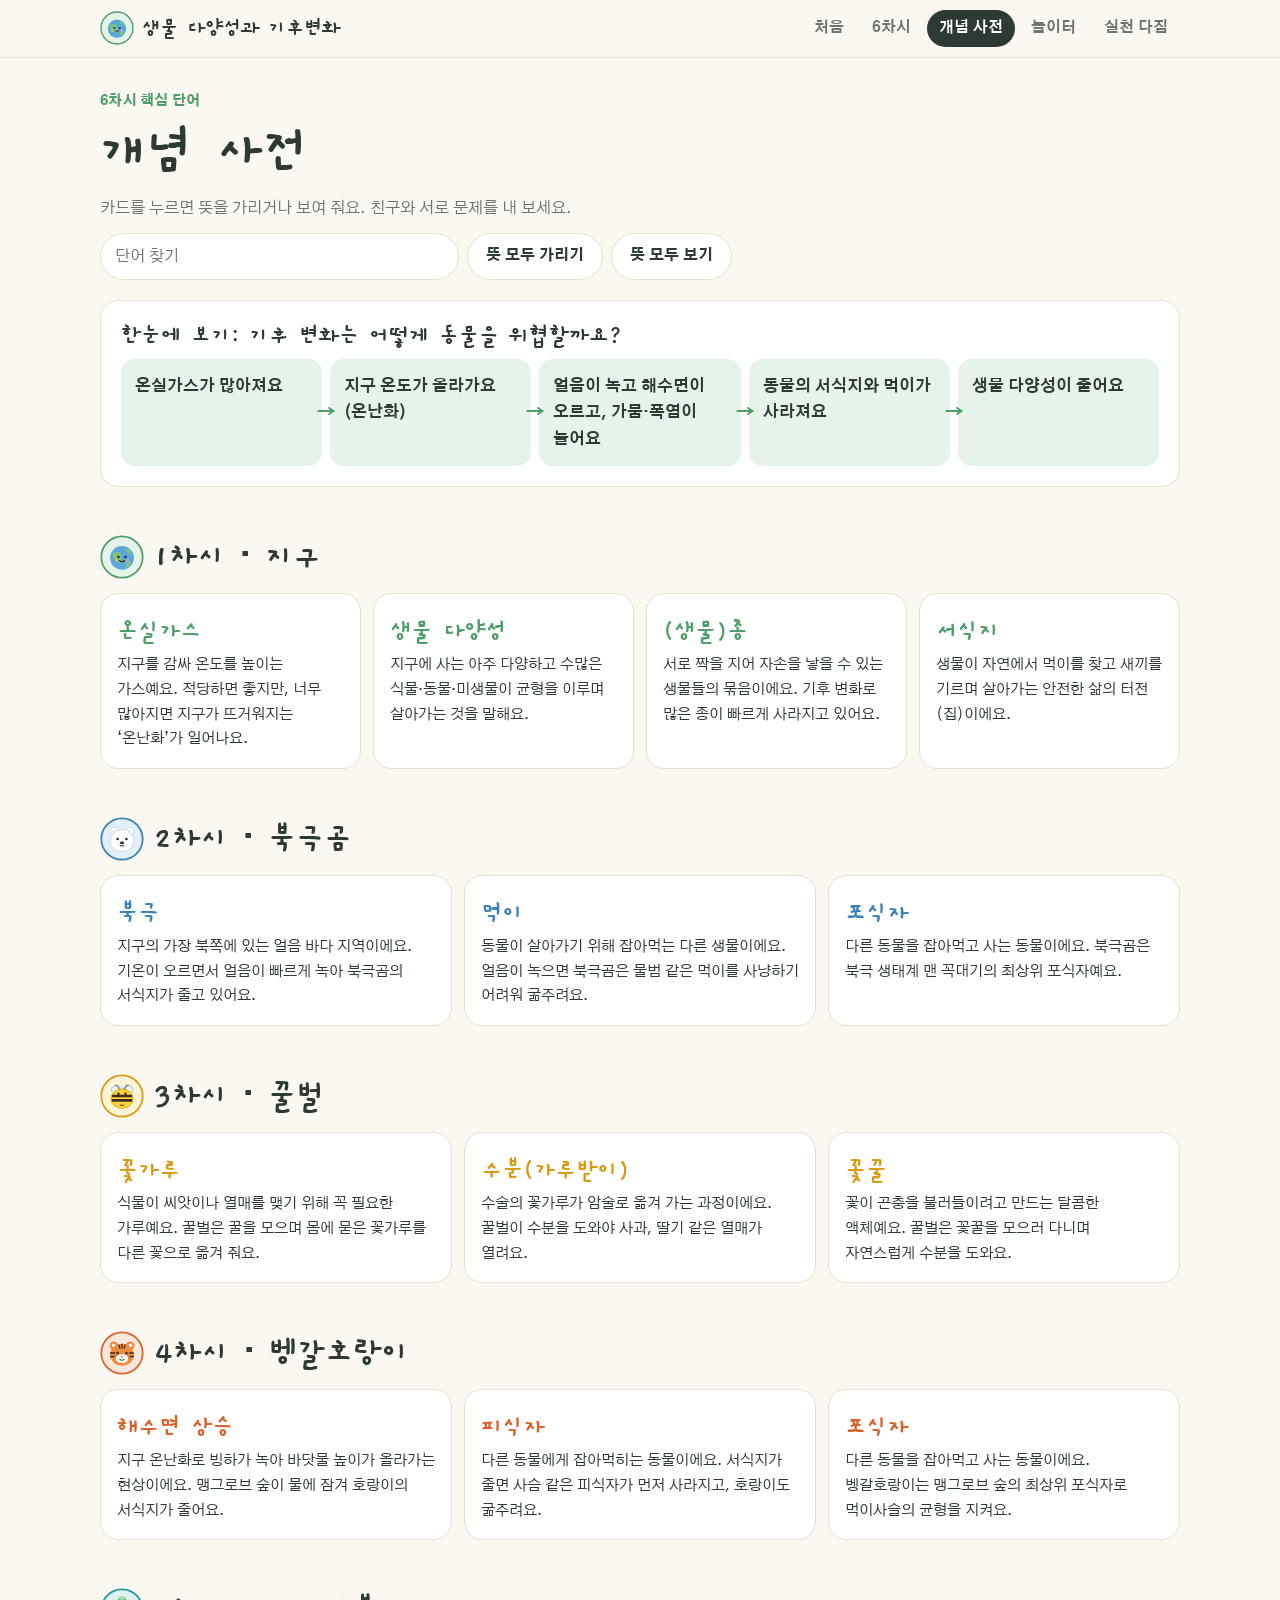
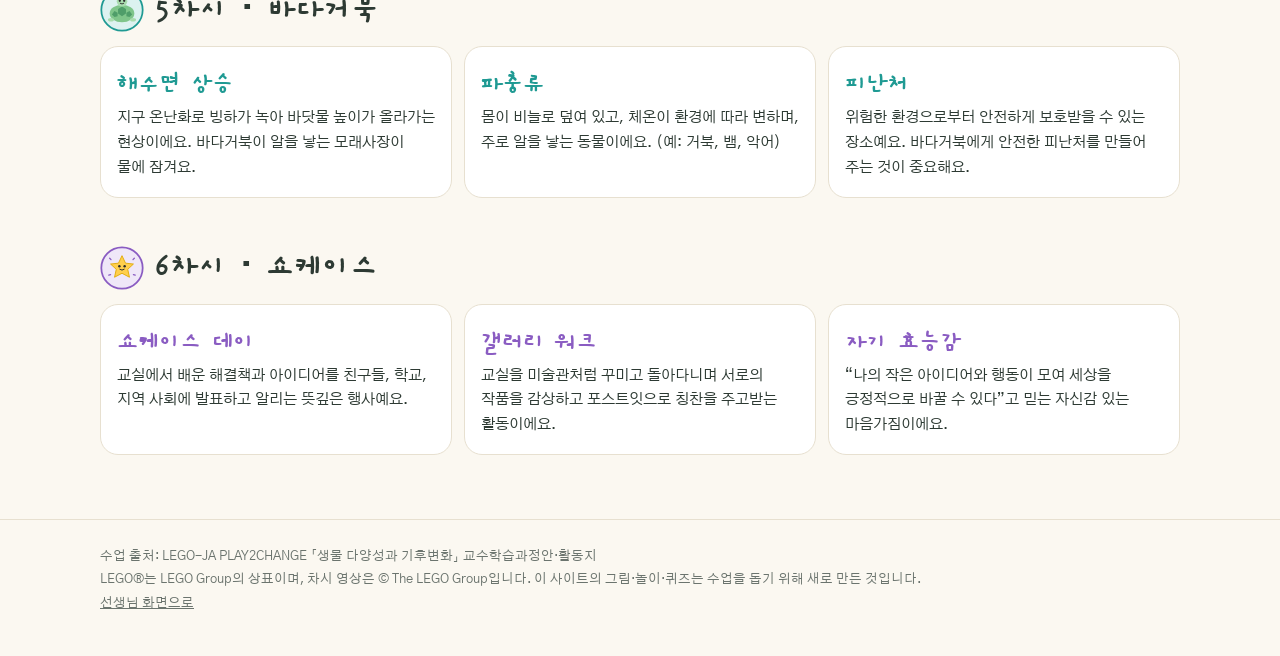
<file: words.html>
<!doctype html>
<html lang="ko">
<head>
<meta charset="utf-8">
<meta name="viewport" content="width=device-width, initial-scale=1">
<title>개념 사전 · 생물 다양성과 기후변화</title>
<link rel="icon" href="data:image/svg+xml,<svg xmlns='http://www.w3.org/2000/svg' viewBox='0 0 100 100'><circle cx='50' cy='50' r='46' fill='%235aa7e0'/><path d='M28 42c6-6 14-5 17 0s-2 9 3 13-1 10-7 9-12-6-13-11z' fill='%237cc576'/></svg>">
<link rel="preconnect" href="https://fonts.googleapis.com"><link rel="preconnect" href="https://fonts.gstatic.com" crossorigin>
<link rel="stylesheet" href="https://fonts.googleapis.com/css2?family=Gaegu:wght@400;700&family=Gothic+A1:wght@400;500;700;800&display=swap">
<link rel="stylesheet" href="assets/css/style.css">
</head>
<body>
<main class="wrap">
  <div style="margin:32px 0 12px">
    <p class="kicker">6차시 핵심 단어</p>
    <h1>개념 사전</h1>
    <p class="mute">카드를 누르면 뜻을 가리거나 보여 줘요. 친구와 서로 문제를 내 보세요.</p>
    <p style="display:flex;gap:8px;flex-wrap:wrap;margin-top:12px">
      <input id="find" placeholder="단어 찾기" style="font:inherit;border:1.5px solid var(--line);border-radius:999px;padding:8px 14px;min-width:200px">
      <button class="btn line" id="hideall">뜻 모두 가리기</button>
      <button class="btn line" id="showall">뜻 모두 보기</button>
    </p>
  </div>
  <div class="card" style="margin:20px 0">
    <h3>한눈에 보기: 기후 변화는 어떻게 동물을 위협할까요?</h3>
    <div class="chain">
      <div>온실가스가 많아져요</div><div>지구 온도가 올라가요 (온난화)</div><div>얼음이 녹고 해수면이 오르고, 가뭄·폭염이 늘어요</div><div>동물의 서식지와 먹이가 사라져요</div><div>생물 다양성이 줄어요</div>
    </div>
  </div>
  <div id="list"></div>
</main>
<script src="data/lessons.js"></script>
<script src="assets/js/common.js"></script>
<script>
(function () {
  var D = BC.data, esc = BC.esc;
  BC.header("words");
  var list = document.getElementById("list");
  list.innerHTML = D.lessons.map(function (l) {
    return '<section class="sec" style="--c:' + l.color + ";--soft:" + l.soft + '" data-l><h2 style="display:flex;align-items:center;gap:10px">' + BC.face(l, 44) + l.no + "차시 · " + esc(l.animal) + '</h2><div class="terms">' +
      l.terms.map(function (t) { return '<div class="term" data-w="' + esc(t.w + " " + t.d) + '"><b>' + esc(t.w) + '</b><div class="d">' + esc(t.d) + "</div></div>"; }).join("") + "</div></section>";
  }).join("");
  list.addEventListener("click", function (e) { var t = e.target.closest(".term"); if (t) t.classList.toggle("hide"); });
  document.getElementById("hideall").onclick = function () { list.querySelectorAll(".term").forEach(function (t) { t.classList.add("hide"); }); };
  document.getElementById("showall").onclick = function () { list.querySelectorAll(".term").forEach(function (t) { t.classList.remove("hide"); }); };
  document.getElementById("find").oninput = function () {
    var q = this.value.trim();
    list.querySelectorAll("[data-l]").forEach(function (s) {
      var any = false;
      s.querySelectorAll(".term").forEach(function (t) { var ok = !q || t.dataset.w.indexOf(q) >= 0; t.hidden = !ok; any = any || ok; });
      s.hidden = !any;
    });
  };
})();
</script>
</body>
</html>
</file>
<file: assets/css/style.css>
:root {
  --bg: #fbf8f1;
  --paper: #fff;
  --ink: #2d3a33;
  --mute: #6b746e;
  --line: #e7e0d0;
  --green: #4f9d69;
  --green-soft: #e5f3e8;
  --c: #4f9d69;
  --soft: #e5f3e8;
  --r: 18px;
}
* { box-sizing: border-box; }
html { -webkit-text-size-adjust: 100%; }
body {
  margin: 0; background: var(--bg); color: var(--ink);
  font: 16px/1.65 "Gothic A1", "Apple SD Gothic Neo", "Malgun Gothic", sans-serif;
  word-break: keep-all; overflow-wrap: anywhere;
}
h1, h2, h3, .hand { font-family: "Gaegu", "Gothic A1", sans-serif; font-weight: 700; line-height: 1.25; }
h1 { font-size: clamp(34px, 6vw, 56px); margin: 0 0 8px; }
h2 { font-size: clamp(26px, 4vw, 34px); margin: 0 0 14px; }
h3 { font-size: 24px; margin: 0 0 8px; }
a { color: inherit; }
p { margin: 0 0 10px; }
.wrap { width: min(1080px, 100% - 32px); margin: 0 auto; }
.mute { color: var(--mute); }
button { font: inherit; cursor: pointer; }

/* 머리글 */
.top { position: sticky; top: 0; z-index: 20; background: rgba(251, 248, 241, .94); backdrop-filter: blur(6px); border-bottom: 1.5px solid var(--line); }
.top-in { display: flex; align-items: center; gap: 16px; padding: 10px 0; flex-wrap: wrap; }
.brand { display: flex; align-items: center; gap: 8px; text-decoration: none; font-family: "Gaegu", sans-serif; font-weight: 700; font-size: 22px; }
.nav { display: flex; flex-wrap: wrap; gap: 4px; margin-left: auto; }
.nav a { text-decoration: none; padding: 6px 12px; border-radius: 999px; font-weight: 700; font-size: 15px; color: var(--mute); }
.nav a:hover { background: #fff; color: var(--ink); }
.nav a[aria-current] { background: var(--ink); color: #fff; }
.foot { margin-top: 64px; padding: 24px 0 40px; border-top: 1.5px solid var(--line); color: var(--mute); font-size: 13px; }
.foot p { margin: 2px 0; }

/* 공통 조각 */
.card { background: var(--paper); border: 1.5px solid var(--line); border-radius: var(--r); padding: 20px; }
.btn { display: inline-flex; align-items: center; gap: 6px; border: 0; border-radius: 999px; padding: 10px 18px; font-weight: 800; background: var(--ink); color: #fff; text-decoration: none; font-size: 15px; }
.btn.soft { background: var(--soft); color: var(--ink); }
.btn.line { background: #fff; color: var(--ink); border: 1.5px solid var(--line); }
.btn.c { background: var(--c); }
.btn:disabled { opacity: .4; cursor: default; }
.chip { display: inline-block; padding: 3px 10px; border-radius: 999px; background: var(--soft); color: var(--ink); font-size: 13px; font-weight: 700; }
.kicker { font-weight: 800; color: var(--c); font-size: 14px; letter-spacing: .02em; margin-bottom: 4px; }
.sec { margin-top: 48px; }
.grid { display: grid; gap: 16px; }
.g2 { grid-template-columns: repeat(auto-fit, minmax(280px, 1fr)); }
.g3 { grid-template-columns: repeat(auto-fit, minmax(220px, 1fr)); }
.face.locked { filter: grayscale(1); opacity: .35; }
.toast { position: fixed; left: 50%; bottom: 24px; transform: translate(-50%, 30px); opacity: 0; transition: .3s; background: var(--ink); color: #fff; padding: 12px 20px; border-radius: 999px; font-weight: 700; z-index: 99; }
.toast.on { transform: translate(-50%, 0); opacity: 1; }

/* 첫 화면 */
.hero { padding: 40px 0 8px; display: grid; grid-template-columns: 1.2fr 1fr; gap: 28px; align-items: center; }
.hero .lead { font-size: 18px; color: var(--mute); }
.hero-faces { display: grid; grid-template-columns: repeat(3, 1fr); gap: 10px; justify-items: center; }
.hero-faces a { text-decoration: none; text-align: center; font-weight: 700; font-size: 14px; }
.hero-faces svg { width: 100%; max-width: 110px; height: auto; transition: transform .2s; }
.hero-faces a:hover svg { transform: translateY(-4px) rotate(-4deg); }
@media (max-width: 760px) { .hero { grid-template-columns: 1fr; } }

.lesson-card { display: flex; gap: 14px; align-items: flex-start; text-decoration: none; border-top: 6px solid var(--c); }
.lesson-card:hover { transform: translateY(-2px); box-shadow: 0 8px 20px rgba(45, 58, 51, .08); }
.lesson-card { transition: .2s; }
.lesson-card .no { font-size: 13px; font-weight: 800; color: var(--c); }
.lesson-card h3 { font-size: 23px; margin: 2px 0 6px; }
.lesson-card p { font-size: 14px; color: var(--mute); margin: 0; }

.flow { display: grid; grid-template-columns: repeat(auto-fit, minmax(190px, 1fr)); gap: 12px; counter-reset: f; }
.flow div { background: #fff; border: 1.5px dashed var(--line); border-radius: var(--r); padding: 14px 16px; }
.flow b { display: block; font-family: "Gaegu", sans-serif; font-size: 22px; }

/* 배지 줄 */
.badges { display: flex; flex-wrap: wrap; gap: 14px; }
.badges .b { text-align: center; font-size: 13px; font-weight: 700; width: 86px; }
.badges .b svg { display: block; margin: 0 auto 4px; }

/* 차시 화면 */
.lesson-pick { display: flex; flex-wrap: wrap; gap: 8px; margin: 22px 0 6px; }
.lesson-pick a { display: flex; align-items: center; gap: 6px; text-decoration: none; padding: 4px 12px 4px 4px; border-radius: 999px; background: #fff; border: 1.5px solid var(--line); font-weight: 700; font-size: 14px; }
.lesson-pick a[aria-current] { border-color: var(--c); background: var(--soft); }
.lhead { display: grid; grid-template-columns: auto 1fr; gap: 20px; align-items: center; margin: 18px 0 8px; }
.lhead .goal { font-size: 18px; background: #fff; border-left: 6px solid var(--c); padding: 10px 14px; border-radius: 0 12px 12px 0; margin-top: 8px; }
@media (max-width: 600px) { .lhead { grid-template-columns: 1fr; } .lhead svg { width: 72px; height: 72px; } }

.tabs { display: flex; gap: 6px; flex-wrap: wrap; margin: 22px 0 18px; border-bottom: 1.5px solid var(--line); }
.tabs button { border: 0; background: none; padding: 10px 14px; font-weight: 800; color: var(--mute); border-bottom: 4px solid transparent; margin-bottom: -1.5px; }
.tabs button[aria-selected="true"] { color: var(--ink); border-color: var(--c); }

.step { display: grid; grid-template-columns: 54px 1fr; gap: 14px; padding: 18px 0; border-bottom: 1.5px dashed var(--line); }
.step:last-child { border: 0; }
.step .n { width: 54px; height: 54px; border-radius: 50%; background: var(--soft); color: var(--c); display: grid; place-items: center; font-family: "Gaegu", sans-serif; font-weight: 700; font-size: 18px; text-align: center; line-height: 1.05; }
.step h3 { font-size: 24px; }

.qs { list-style: none; padding: 0; margin: 0; display: grid; gap: 10px; }
.qs li { background: #fff; border: 1.5px solid var(--line); border-radius: 14px; padding: 12px 14px 12px 44px; position: relative; font-weight: 700; }
.qs li::before { content: "?"; position: absolute; left: 12px; top: 10px; width: 24px; height: 24px; border-radius: 50%; background: var(--c); color: #fff; text-align: center; line-height: 24px; font-size: 14px; }

.terms { display: grid; gap: 12px; grid-template-columns: repeat(auto-fit, minmax(230px, 1fr)); }
.term { background: #fff; border: 1.5px solid var(--line); border-radius: var(--r); padding: 16px; perspective: 600px; cursor: pointer; min-height: 130px; position: relative; }
.term b { font-family: "Gaegu", sans-serif; font-size: 26px; display: block; color: var(--c); }
.term .d { font-size: 15px; }
.term.hide .d { filter: blur(6px); user-select: none; }
.term.hide::after { content: "눌러서 뜻 보기"; position: absolute; right: 12px; bottom: 10px; font-size: 12px; font-weight: 700; color: var(--mute); }

.chain { display: flex; flex-wrap: wrap; align-items: stretch; gap: 8px; }
.chain div { flex: 1 1 150px; background: var(--soft); border-radius: 14px; padding: 14px; font-weight: 700; position: relative; }
.chain div:not(:last-child)::after { content: "→"; position: absolute; right: -14px; top: 50%; transform: translateY(-50%); color: var(--c); font-weight: 800; font-size: 20px; z-index: 1; }
.split2 { display: grid; grid-template-columns: 1fr 1fr; gap: 12px; }
.split2 > div { background: var(--soft); border-radius: 14px; padding: 14px 16px; }
@media (max-width: 600px) { .split2 { grid-template-columns: 1fr; } }

/* 영상 자리 */
.video { background: #20302a; border-radius: var(--r); color: #e9efe9; padding: 18px; }
.video video { width: 100%; border-radius: 12px; background: #000; display: block; margin-top: 12px; max-height: 70vh; }
.video label { display: inline-flex; }
.video input[type=file] { display: none; }

/* 활동지 */
.sheet-sec { margin-bottom: 18px; }
.sheet-sec > h3 { display: flex; align-items: center; gap: 8px; }
.sheet-sec > h3 .chip { font-family: "Gothic A1", sans-serif; }
.field { display: block; margin: 10px 0 14px; }
.field span { display: block; font-weight: 700; margin-bottom: 6px; }
.field textarea, .field input[type=text] { width: 100%; font: inherit; border: 1.5px solid var(--line); border-radius: 12px; padding: 10px 12px; background: #fffdf8; min-height: 46px; }
.field textarea { min-height: 84px; resize: vertical; }
.field textarea:focus, .field input:focus { outline: 3px solid var(--soft); border-color: var(--c); }
.who { display: grid; grid-template-columns: repeat(3, minmax(0, 120px)) 1fr; gap: 8px; margin-bottom: 14px; }
.who input { font: inherit; border: 1.5px solid var(--line); border-radius: 10px; padding: 8px 10px; width: 100%; }
@media (max-width: 600px) { .who { grid-template-columns: 1fr 1fr 1fr; } .who input:last-child { grid-column: 1 / -1; } }
.draw { border: 1.5px solid var(--line); border-radius: 14px; background: #fffdf8; overflow: hidden; }
.draw canvas { display: block; width: 100%; height: 340px; touch-action: none; cursor: crosshair; }
.draw .tools { display: flex; flex-wrap: wrap; gap: 6px; padding: 8px; border-top: 1.5px solid var(--line); background: #fff; align-items: center; }
.draw .tools button { border: 2px solid transparent; border-radius: 999px; width: 28px; height: 28px; padding: 0; }
.draw .tools button.on { border-color: var(--ink); }
.draw .tools .txt { width: auto; padding: 0 10px; background: #fff; border: 1.5px solid var(--line); font-size: 13px; font-weight: 700; }
.picks { display: flex; flex-wrap: wrap; gap: 8px; }
.picks label { display: inline-flex; align-items: center; gap: 6px; border: 1.5px solid var(--line); background: #fff; border-radius: 999px; padding: 6px 12px; font-weight: 700; cursor: pointer; }
.picks input { accent-color: var(--c); }
.sheet-actions { display: flex; flex-wrap: wrap; gap: 8px; position: sticky; bottom: 12px; background: rgba(251, 248, 241, .95); padding: 10px; border-radius: 999px; border: 1.5px solid var(--line); width: fit-content; }

/* 퀴즈 */
.quiz .q { margin-bottom: 18px; }
.quiz .q p { font-weight: 800; font-size: 18px; }
.quiz .opts { display: grid; gap: 8px; }
.quiz .opts button { text-align: left; background: #fff; border: 1.5px solid var(--line); border-radius: 12px; padding: 10px 14px; font-weight: 700; }
.quiz .opts button:hover:not(:disabled) { border-color: var(--c); }
.quiz .opts button.ok { background: #e3f4e6; border-color: #4f9d69; }
.quiz .opts button.no { background: #fde7e7; border-color: #d66; }
.quiz .why { margin-top: 8px; font-size: 15px; background: var(--soft); border-radius: 12px; padding: 10px 14px; }

/* 선생님 표 */
table.t { width: 100%; border-collapse: collapse; background: #fff; border-radius: 14px; overflow: hidden; font-size: 14px; }
table.t th, table.t td { border: 1px solid var(--line); padding: 8px 10px; vertical-align: top; text-align: left; }
table.t th { background: var(--soft); white-space: nowrap; }
.tscroll { overflow-x: auto; }

/* 수업 모드 */
.present { position: fixed; inset: 0; z-index: 50; background: var(--bg); display: flex; flex-direction: column; }
.present .stage { flex: 1; display: grid; place-items: center; padding: 3vh 5vw; overflow: auto; }
.present .slide { width: min(1200px, 100%); }
.present .slide h1 { font-size: clamp(40px, 7vw, 88px); }
.present .slide h2 { font-size: clamp(32px, 5vw, 60px); }
.present .slide .big { font-size: clamp(22px, 3vw, 36px); font-weight: 700; }
.present .slide .qs li { font-size: clamp(20px, 2.6vw, 32px); padding-left: 60px; }
.present .slide .qs li::before { width: 34px; height: 34px; line-height: 34px; top: 14px; font-size: 20px; }
.present .slide .term b { font-size: clamp(28px, 3vw, 40px); }
.present .slide .term .d { font-size: clamp(16px, 1.6vw, 22px); }
.present .slide .chain div, .present .slide .split2 > div { font-size: clamp(16px, 1.8vw, 24px); }
.present .bar { display: flex; gap: 8px; align-items: center; padding: 10px 16px; border-top: 1.5px solid var(--line); background: #fff; }
.present .bar .pg { margin: 0 auto; font-weight: 700; color: var(--mute); }
.timer { font-family: "Gaegu", sans-serif; font-size: clamp(60px, 12vw, 160px); font-weight: 700; color: var(--c); text-align: center; line-height: 1; }

@media print {
  .top, .foot, .tabs, .sheet-actions, .lesson-pick, .noprint { display: none !important; }
  body { background: #fff; }
  .card { border-color: #ccc; break-inside: avoid; }
}
.lesson-card svg, .lhead svg, .lesson-pick svg, .brand svg { flex-shrink: 0; }
@media (max-width: 600px) {
  .sheet-actions { position: static; border-radius: 18px; width: 100%; }
  .present .bar { gap: 6px; padding: 8px; }
  .present .bar .btn { padding: 8px 12px; font-size: 14px; }
  .present .bar [data-full] { display: none; }
  .present .bar .pg { font-size: 13px; white-space: nowrap; }
}

/* 학생 모드에서 숨김 */
.student .t-only { display: none !important; }
</file>
